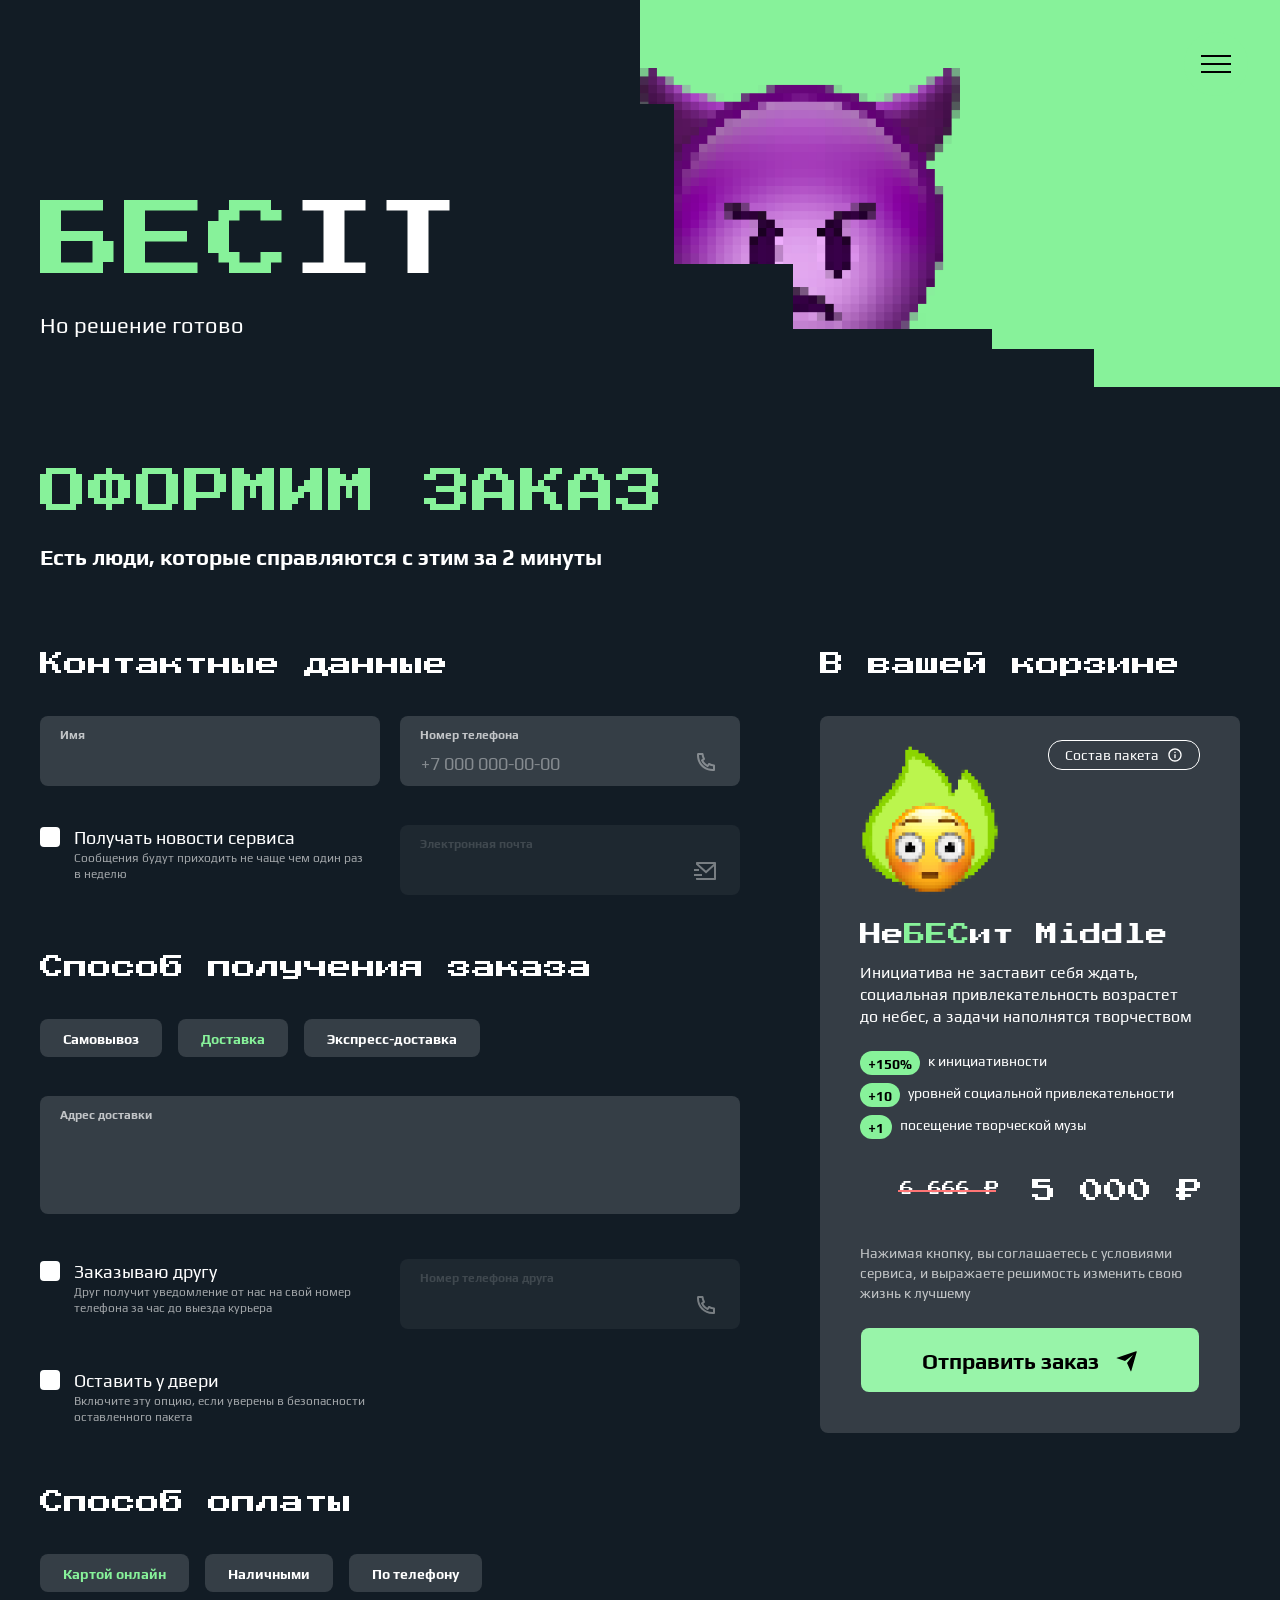
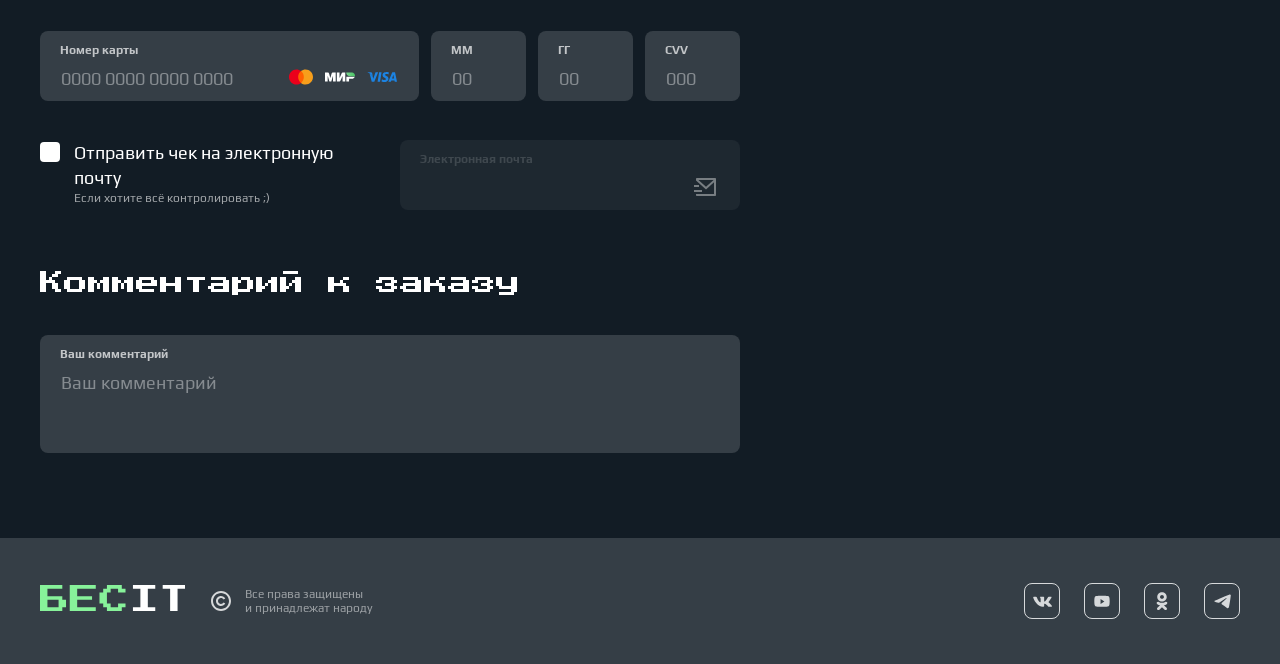
<file: index.html>
<!DOCTYPE html>
<html lang="ru">

<head>
  <meta charset="UTF-8">
  <meta name="viewport" content="width=device-width, initial-scale=1.0">
  <meta http-equiv="X-UA-Compatible" content="ie=edge">
  <link rel="stylesheet" href="css/style.css">
  <title>Оформление заказа — БЕСIT</title>
</head>

<body>
  <header class="header">
    <div class="header__anim">
      <span class="header__green"></span>
      <div class="header__picture">
        <div class="header__image-big">
          <img class="header__img" src="images/devil.png" width="320" height="320"
            alt="Изображение фиолетового монстрика">
        </div>
      </div>
      <div class="header__cubes">
        <span class="header__cube"></span>
        <span class="header__cube"></span>
        <span class="header__cube"></span>
        <span class="header__cube"></span>
      </div>
    </div>
    <div class="header__wrapper">
      <div class="container">
        <div class="header__text">
          <div class="header__title-wrap">
            <p class="header__title"><span class="header__title-accent">Бес</span>it</p>
          </div>
          <div class="header__desc-wrap">
            <p class="header__description">Но решение готово</p>
          </div>
        </div>
      </div>
      <button class="header__burger" aria-label="Переключаетель меню">
        <span class="header__burger-menu"></span>
      </button>
      <div class="main-nav">
        <ul class="main-nav__list">
          <li class="main-nav__item">
            <a class="main-nav__link" href="#">Задать вопрос</a>
          </li>
          <li class="main-nav__item">
            <a class="main-nav__link" href="#">Пройти опрос</a>
          </li>
          <li class="main-nav__item">
            <a class="main-nav__link" href="#">Унять невроз</a>
          </li>
        </ul>
      </div>
    </div>
  </header>
  <main>
    <section class="order">
      <div class="container">
        <h2 class="order__title">Оформим заказ</h2>
        <p class="order__description">Есть люди, которые справляются с&nbsp;этим за&nbsp;2&nbsp;минуты</p>
        <form class="form-order " action="#" method="POST">
          <div class="form-order__fields-block">
            <fieldset class="form-order__group">
              <legend class="form-order__group-name">Контактные данные</legend>
              <div class="form-order__fields">
                <div class="custom-input">
                  <input class="custom-input__field" id="user-name" type="text" name="name" required>
                  <label class="custom-input__label" for="user-name">
                    <span class="custom-input__label-text">Имя</span>
                  </label>
                  <span class="custom-input__error">Заполните поле</span>
                </div>
                <div class="custom-input">
                  <input class="custom-input__field" id="user-tel" type="text" name="tel" placeholder="+7 000 000-00-00"
                    required>
                  <label class="custom-input__label" for="user-tel">
                    <span class="custom-input__label-text">Номер телефона</span>
                  </label>
                  <svg class="custom-input__icon" width="24" height="24" aria-hidden="true">
                    <use xlink:href="images/sprite.svg#icon-phone"></use>
                  </svg>
                  <span class="custom-input__error">Заполните поле</span>
                </div>
                <div class="custom-checkbox">
                  <input class="custom-checkbox__field visually-hidden" id="is-news" type="checkbox" name="is-news">
                  <label class="custom-checkbox__label" for="is-news">
                    <svg class="custom-checkbox__icon" width="13" height="9" aria-hidden="true">
                      <use xlink:href="images/sprite.svg#icon-check"></use>
                    </svg>
                    <span class="custom-checkbox__text">Получать новости сервиса</span>
                    <span class="custom-checkbox__about">Сообщения будут приходить не&nbsp;чаще чем один раз
                      в&nbsp;неделю</span>
                  </label>
                </div>
                <div class="custom-input">
                  <input class="custom-input__field" id="user-mail" type="email" name="mail" disabled>
                  <label class="custom-input__label" for="user-mail">
                    <span class="custom-input__label-text">Электронная почта</span>
                  </label>
                  <svg class="custom-input__icon" width="24" height="24" aria-hidden="true">
                    <use xlink:href="images/sprite.svg#icon-mail"></use>
                  </svg>
                  <span class="custom-input__error">Заполните поле</span>
                </div>
              </div>
            </fieldset>
            <fieldset class="form-order__group">
              <legend class="form-order__group-name">Способ получения заказа</legend>
              <div class="form-order__fields">
                <div class="form-order__radio-group">
                  <div class="custom-radio">
                    <input class="custom-radio__field visually-hidden" id="receive-myself" type="radio" name="receive"
                      value="myself">
                    <label class="custom-radio__label" for="receive-myself">Самовывоз</label>
                  </div>
                  <div class="custom-radio">
                    <input class="custom-radio__field visually-hidden" id="receive-delivery" type="radio" name="receive"
                      value="delivery" checked>
                    <label class="custom-radio__label" for="receive-delivery">Доставка</label>
                  </div>
                  <div class="custom-radio">
                    <input class="custom-radio__field visually-hidden" id="receive-express" type="radio" name="receive"
                      value="express">
                    <label class="custom-radio__label" for="receive-express">Экспресс-доставка</label>
                  </div>
                </div>
                <div class="custom-textarea">
                  <textarea class="custom-textarea__field" id="address" name="address" required></textarea>
                  <label class="custom-textarea__label" for="address">
                    <span class="custom-textarea__label-text">Адрес доставки</span>
                  </label>
                  <span class="custom-textarea__error">Заполните поле</span>
                </div>
                <div class="custom-checkbox">
                  <input class="custom-checkbox__field visually-hidden" id="is-friend" type="checkbox" name="is-friend">
                  <label class="custom-checkbox__label" for="is-friend">
                    <svg class="custom-checkbox__icon" width="13" height="9" aria-hidden="true">
                      <use xlink:href="images/sprite.svg#icon-check"></use>
                    </svg>
                    <span class="custom-checkbox__text">Заказываю другу</span>
                    <p class="custom-checkbox__about">Друг получит уведомление от&nbsp;нас на&nbsp;свой номер телефона
                      за&nbsp;час до&nbsp;выезда курьера</p>
                  </label>
                </div>
                <div class="custom-input">
                  <input class="custom-input__field" id="friend-tel" type="tel" name="friend-tel" disabled>
                  <label class="custom-input__label" for="friend-tel">
                    <span class="custom-input__label-text">Номер телефона друга</span>
                  </label>
                  <svg class="custom-input__icon" width="24" height="24" aria-hidden="true">
                    <use xlink:href="images/sprite.svg#icon-phone"></use>
                  </svg>
                  <span class="custom-input__error">Заполните поле</span>
                </div>
                <div class="custom-checkbox">
                  <input class="custom-checkbox__field visually-hidden" id="is-door" type="checkbox" name="is-door">
                  <label class="custom-checkbox__label" for="is-door">
                    <svg class="custom-checkbox__icon" width="13" height="9" aria-hidden="true">
                      <use xlink:href="images/sprite.svg#icon-check"></use>
                    </svg>
                    <span class="custom-checkbox__text">Оставить у двери</span>
                    <span class="custom-checkbox__about">Включите эту опцию, если уверены в&nbsp;безопасности
                      оставленного пакета</span>
                  </label>
                </div>
              </div>
            </fieldset>
            <fieldset class="form-order__group">
              <legend class="form-order__group-name">Способ оплаты</legend>
              <div class="form-order__fields">
                <div class="form-order__radio-group">
                  <div class="custom-radio">
                    <input class="custom-radio__field visually-hidden" id="pay-card" type="radio" name="pay"
                      value="card" checked>
                    <label class="custom-radio__label" for="pay-card">Картой онлайн</label>
                  </div>
                  <div class="custom-radio">
                    <input class="custom-radio__field visually-hidden" id="pay-cash" type="radio" name="pay"
                      value="cash">
                    <label class="custom-radio__label" for="pay-cash">Наличными</label>
                  </div>
                  <div class="custom-radio">
                    <input class="custom-radio__field visually-hidden" id="pay-phone" type="radio" name="pay"
                      value="phone">
                    <label class="custom-radio__label" for="pay-phone">По телефону</label>
                  </div>
                </div>
                <div class="form-order__input-group">
                  <div class="custom-input custom-input--card">
                    <input class="custom-input__field" id="card-number" type="text" name="card-number"
                      placeholder="0000 0000 0000 0000" required>
                    <label class="custom-input__label" for="card-number">
                      <span class="custom-input__label-text">Номер карты</span>
                    </label>
                    <div class="custom-input__icon-group">
                      <svg class="custom-input__icon" width="24" height="24" aria-hidden="true">
                        <use xlink:href="images/sprite.svg#icon-mc"></use>
                      </svg>
                      <svg class="custom-input__icon" width="30" height="24" aria-hidden="true">
                        <use xlink:href="images/sprite.svg#icon-mir"></use>
                      </svg>
                      <svg class="custom-input__icon" width="30" height="24" aria-hidden="true">
                        <use xlink:href="images/sprite.svg#icon-visa"></use>
                      </svg>
                    </div>
                    <span class="custom-input__error">Заполните поле</span>
                  </div>
                  <div class="custom-input">
                    <input class="custom-input__field" id="card-month" type="text" name="card-month" placeholder="00"
                      required>
                    <label class="custom-input__label" for="card-month">
                      <span class="custom-input__label-text">ММ</span>
                    </label>
                  </div>
                  <div class="custom-input">
                    <input class="custom-input__field" id="card-year" type="text" name="card-year" placeholder="00"
                      required>
                    <label class="custom-input__label" for="card-year">
                      <span class="custom-input__label-text">ГГ</span>
                    </label>
                  </div>
                  <div class="custom-input">
                    <input class="custom-input__field" id="card-cvv" type="text" name="card-cvv" placeholder="000"
                      required>
                    <label class="custom-input__label" for="card-cvv">
                      <span class="custom-input__label-text">CVV</span>
                    </label>
                  </div>
                </div>
                <div class="custom-checkbox">
                  <input class="custom-checkbox__field visually-hidden" id="is-bill" type="checkbox" name="is-bill">
                  <label class="custom-checkbox__label" for="is-bill">
                    <svg class="custom-checkbox__icon" width="13" height="9" aria-hidden="true">
                      <use xlink:href="images/sprite.svg#icon-check"></use>
                    </svg>
                    <span class="custom-checkbox__text">Отправить чек на&nbsp;электронную почту</span>
                    <p class="custom-checkbox__about">Если хотите всё контролировать ;)</p>
                  </label>
                </div>
                <div class="custom-input">
                  <input class="custom-input__field" id="bill-mail" type="email" name="bill-mail" disabled>
                  <label class="custom-input__label" for="bill-mail">
                    <span class="custom-input__label-text">Электронная почта</span>
                  </label>
                  <svg class="custom-input__icon" width="24" height="24" aria-hidden="true">
                    <use xlink:href="images/sprite.svg#icon-mail"></use>
                  </svg>
                  <span class="custom-input__error">Заполните поле</span>
                </div>
              </div>
            </fieldset>
            <fieldset class="form-order__group">
              <legend class="form-order__group-name">Комментарий к заказу</legend>
              <div class="form-order__fields">
                <div class="custom-textarea">
                  <textarea class="custom-textarea__field" id="comment" name="address" placeholder="Ваш комментарий"
                    required></textarea>
                  <label class="custom-textarea__label" for="comment">
                    <span class="custom-textarea__label-text">Ваш комментарий</span>
                  </label>
                  <span class="custom-textarea__error">Заполните поле</span>
                </div>
              </div>
            </fieldset>
          </div>
          <div class="form-order__result">
            <p class="form-order__title">В вашей корзине</p>
            <div class="product-card product-card--green">
              <div class="product-card__top">
                <img class="product-card__img" src="images/green-smile.png" width="140" height="165"
                  alt="Эмодзи с зеленым огонечком на фоне">
                <img class="product-card__img-final" src="images/devil.png" width="120" height="120"
                  alt="Изображение фиолетового монстрика">
                <button class="product-card__info" type="button">Состав пакета
                  <svg class="product-card__info-icon" width="16" height="16" aria-hidden="true">
                    <use xlink:href="images/sprite.svg#icon-i"></use>
                  </svg>
                </button>
              </div>
              <div class="product-card__inner">
                <p class="product-card__title">Не<span class="product-card__title-accent">БЕС</span>ит Middle</p>
                <p class="product-card__about">Инициатива не&nbsp;заставит себя ждать, социальная привлекательность
                  возрастет до&nbsp;небес, а&nbsp;задачи наполнятся творчеством</p>
                <ul class="product-card__skills">
                  <li class="product-card__skills-item">
                    <span class="product-card__skills-value">+150%</span>
                    <span class="product-card__skills-text">к&nbsp;инициативности</span>
                  </li>
                  <li class="product-card__skills-item">
                    <span class="product-card__skills-value">+10</span>
                    <span class="product-card__skills-text">уровней социальной привлекательности</span>
                  </li>
                  <li class="product-card__skills-item">
                    <span class="product-card__skills-value">+1</span>
                    <span class="product-card__skills-text">посещение творческой музы</span>
                  </li>
                </ul>
                <div class="product-card__price">
                  <span class="product-card__old-price">6&nbsp;666&nbsp;₽</span>
                  <span class="product-card__new-price">5&nbsp;000&nbsp;₽</span>
                </div>
                <p class="product-card__agree">Нажимая кнопку, вы&nbsp;соглашаетесь с&nbsp;условиями сервиса,
                  и&nbsp;выражаете решимость изменить свою жизнь к&nbsp;лучшему</p>
                <button class="btn" type="submit">
                  <span class="btn__text">Отправить заказ</span>
                  <svg class="btn__icon" width="24" height="24" aria-hidden="true">
                    <use xlink:href="images/sprite.svg#icon-send"></use>
                  </svg>
                </button>
              </div>
              <span class="product-card__text-final">Да прибудет с тобой заказ</span>
              <span class="product-card__text-final-thanks">Спасибо!</span>
            </div>
          </div>
        </form>
      </div>
    </section>
  </main>
  <footer class="footer">
    <div class="container">
      <div class="footer__inner">
        <div class="footer__inner-info">
          <a class="footer__logo-link" href="#" aria-label="Переход на главную страницу">
            <svg class="footer__logo" width="145" height="40" aria-hidden="true">
              <use xlink:href="images/sprite.svg#logo"></use>
            </svg>
          </a>
          <div class="footer__copyright">
            <svg class="footer__copyright-icon" width="24" height="24" aria-hidden="true">
              <use xlink:href="images/sprite.svg#icon-copy"></use>
            </svg>
            <span class="footer__copyright-text">Все права защищены и&nbsp;принадлежат народу</span>
          </div>
        </div>
        <ul class="socials">
          <li class="socials__item">
            <a class="socials__link" href="#" aria-label="Ссылка на ВК">
              <svg class="socials__icon" width="19" height="11" aria-hidden="true">
                <use xlink:href="images/sprite.svg#icon-vk"></use>
              </svg>
            </a>
          </li>
          <li class="socials__item">
            <a class="socials__link" href="#" aria-label="Ссылка на Ютуб">
              <svg class="socials__icon" width="16" height="12" aria-hidden="true">
                <use xlink:href="images/sprite.svg#icon-youtube"></use>
              </svg>
            </a>
          </li>
          <li class="socials__item">
            <a class="socials__link" href="#" aria-label="Ссылка на ОК">
              <svg class="socials__icon" width="12" height="19" aria-hidden="true">
                <use xlink:href="images/sprite.svg#icon-ok"></use>
              </svg>
            </a>
          </li>
          <li class="socials__item">
            <a class="socials__link" href="#" aria-label="Ссылка на Телеграм">
              <svg class="socials__icon" width="17" height="15" aria-hidden="true">
                <use xlink:href="images/sprite.svg#icon-tg"></use>
              </svg>
            </a>
          </li>
        </ul>
      </div>
    </div>
  </footer>
  <script src="order.js"></script>
</body>

</html>
</file>
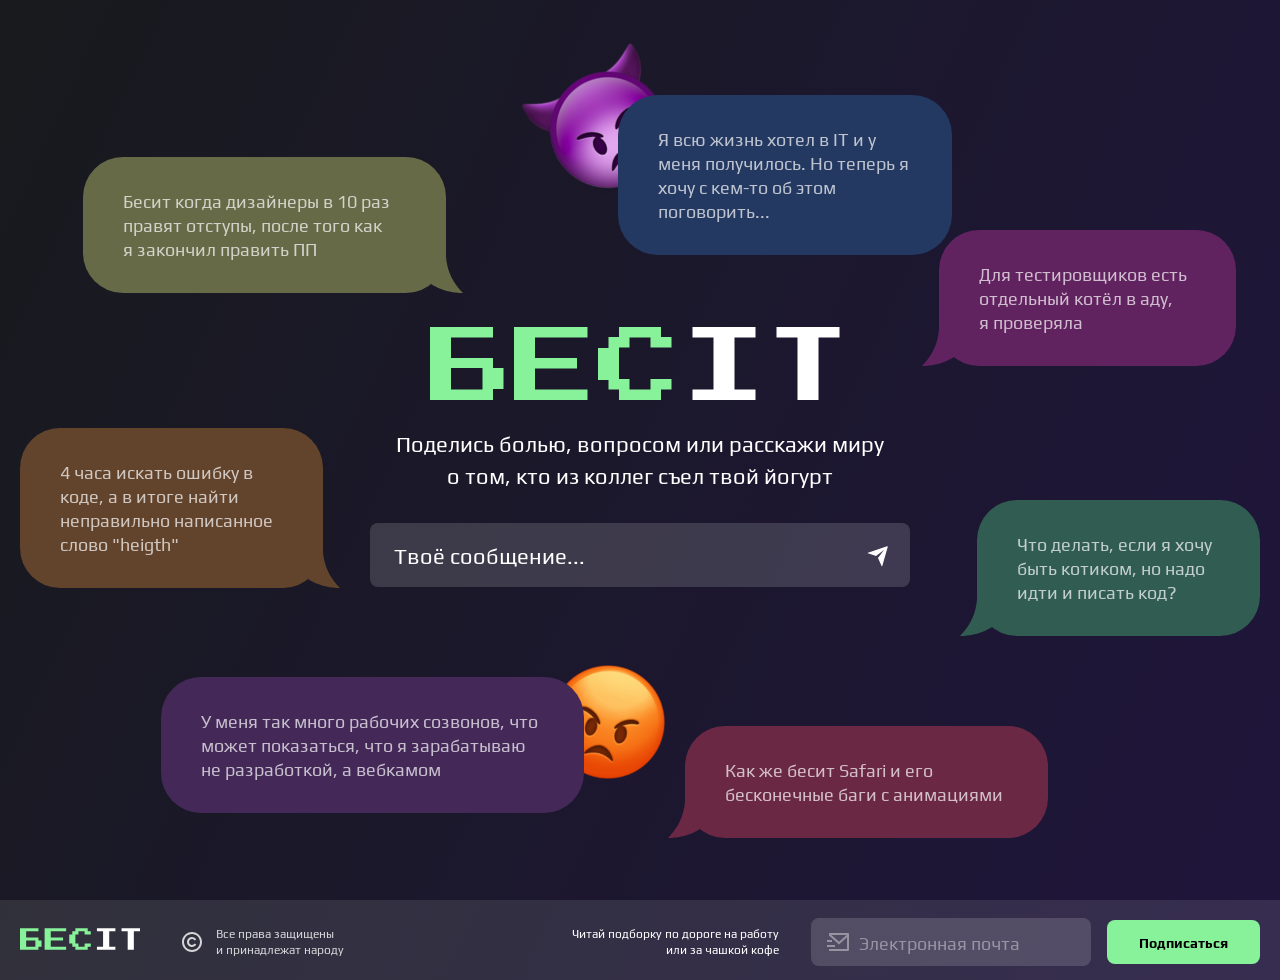
<file: feedback.html>
<!DOCTYPE html>
<html lang="ru">

<head>
  <meta charset="UTF-8">
  <meta name="viewport" content="width=device-width, initial-scale=1.0">
  <meta http-equiv="X-UA-Compatible" content="ie=edge">
  <link rel="stylesheet" href="css/style.css">
  <title>Обратная связь - БЕСIT</title>
</head>

<body>
  <main>
    <section class="feedback">
      <div class="container container--feedback">
        <div class="feedback__inner">
          <div class="feedback__content">
            <h1 class="feedback__title"><span class="feedback__title-accent">Бес</span>it</h1>
            <p class="feedback__description">Поделись болью, вопросом или расскажи миру о&nbsp;том, кто из&nbsp;коллег
              съел твой йогурт</p>
          </div>
          <form class="form-message" action="#" method="POST">
            <div class="custom-feedback-textarea">
              <textarea class="custom-feedback-textarea__field" aria-label="Сообщение" name="user-message"
                placeholder="Твоё сообщение..." required></textarea>
            </div>
            <button class="form-message__btn" type="submit" aria-label="Отправить сообщение">
              <svg class="form-message__btn-icon" width="24" height="24" aria-hidden="true">
                <use xlink:href="images/sprite.svg#icon-send"></use>
              </svg>
            </button>
          </form>
          <ul class="feedback__bubbles">
            <li class="bubble bubble--blue bubble--smile-left">
              <p class="bubble__text">Я всю жизнь хотел в IT и у меня получилось. Но теперь я хочу с кем-то об этом
                поговорить...</p>
              <img class="bubble__img" src="images/smile-1.png" alt="Фиолетовый эмодзи-дьявол">
            </li>
            <li class="bubble bubble--purple ">
              <p class="bubble__text">Для тестировщиков есть отдельный котёл в аду, я&nbsp;проверяла</p>
              <svg class="bubble__tail" width="32" height="40" aria-hidden="true">
                <use xlink:href="images/sprite.svg#icon-tail-left"></use>
              </svg>
            </li>
            <li class="bubble bubble--green">
              <p class="bubble__text">Что делать, если я хочу быть котиком, но надо идти и писать код?</p>
              <svg class="bubble__tail" width="32" height="40" aria-hidden="true">
                <use xlink:href="images/sprite.svg#icon-tail-left"></use>
              </svg>
            </li>
            <li class="bubble bubble--red">
              <p class="bubble__text">Как же бесит Safari и его бесконечные баги с анимациями</p>
              <svg class="bubble__tail" width="32" height="40" aria-hidden="true">
                <use xlink:href="images/sprite.svg#icon-tail-left"></use>
              </svg>
            </li>
            <li class="bubble bubble--violet">
              <p class="bubble__text">У меня так много рабочих созвонов, что может показаться, что я зарабатываю не
                разработкой, а вебкамом</p>
              <img class="bubble__img bubble__img--right" src="images/smile-2.png" alt="Желтый эмодзи-злой">
            </li>
            <li class="bubble bubble--brown">
              <p class="bubble__text">4 часа искать ошибку в коде, а в итоге найти неправильно написанное слово "heigth"
              </p>
              <svg class="bubble__tail bubble__tail--right" width="32" height="40" aria-hidden="true">
                <use xlink:href="images/sprite.svg#icon-tail-right"></use>
              </svg>
            </li>
            <li class="bubble bubble--woodland">
              <p class="bubble__text">Бесит когда дизайнеры в 10 раз правят отступы, после того как я&nbsp;закончил
                править ПП</p>
              <svg class="bubble__tail bubble__tail--right" width="32" height="40" aria-hidden="true">
                <use xlink:href="images/sprite.svg#icon-tail-right"></use>
              </svg>
            </li>
          </ul>
        </div>
      </div>
      <div class="feedback-footer">
        <div class="container container--feedback">
          <div class="feedback-footer__inner">
            <div class="feedback-footer__inner-info">
              <a class="feedback-footer__logo-link" href="#" aria-label="Переход на главную страницу">
                <svg class="feedback-footer__logo" width="120" height="24" aria-hidden="true">
                  <use xlink:href="images/sprite.svg#logo"></use>
                </svg>
              </a>
              <div class="feedback-footer__copyright">
                <svg class="feedback-footer__copyright-icon" width="24" height="24" aria-hidden="true">
                  <use xlink:href="images/sprite.svg#icon-copy"></use>
                </svg>
                <span class="feedback-footer__copyright-text">Все права защищены и&nbsp;принадлежат народу</span>
              </div>
            </div>
            <div class="feedback-footer__subscribe">
              <p class="feedback-footer__subscribe-text">Читай подборку по&nbsp;дороге на&nbsp;работу или за&nbsp;чашкой
                кофе</p>
              <form class="subscribe-form" action="#" method="POST">
                <div class="custom-feedback-input">
                  <input class="custom-feedback-input__field" aria-label="Электронная почта" type="email" name="email"
                    placeholder="Электронная почта" required>
                  <svg class="custom-feedback-input__icon" width="24" height="24" aria-hidden="true">
                    <use xlink:href="images/sprite.svg#icon-mail"></use>
                  </svg>
                </div>
                <button class="feedback-footer__btn" type="submit">Подписаться</button>
              </form>
            </div>
          </div>
        </div>
      </div>
    </section>
  </main>

</body>

</html>
</file>
<file: css/style.css>
/* Global */
/* ------------------------------------ */
/*! normalize.css v8.0.1 | MIT License | github.com/necolas/normalize.css */
/* Document
  ========================================================================== */
/**
 * 1. Correct the line height in all browsers.
 * 2. Prevent adjustments of font size after orientation changes in iOS.
 */
html {
  line-height: 1.15; /* 1 */
  -webkit-text-size-adjust: 100%; /* 2 */
}

/* Sections
  ========================================================================== */
/**
* Remove the margin in all browsers.
*/
body {
  margin: 0;
}

/**
* Render the `main` element consistently in IE.
*/
main {
  display: block;
}

/**
* Correct the font size and margin on `h1` elements within `section` and
* `article` contexts in Chrome, Firefox, and Safari.
*/
h1 {
  margin: 0.67em 0;
  font-size: 2em;
}

/* Grouping content
  ========================================================================== */
/**
* 1. Add the correct box sizing in Firefox.
* 2. Show the overflow in Edge and IE.
*/
hr {
  box-sizing: content-box; /* 1 */
  height: 0; /* 1 */
  overflow: visible; /* 2 */
}

/**
* 1. Correct the inheritance and scaling of font size in all browsers.
* 2. Correct the odd `em` font sizing in all browsers.
*/
pre {
  font-size: 1em; /* 2 */
  font-family: monospace, monospace; /* 1 */
}

/* Text-level semantics
  ========================================================================== */
/**
* Remove the gray background on active links in IE 10.
*/
a {
  background-color: transparent;
}

/**
* 1. Remove the bottom border in Chrome 57-
* 2. Add the correct text decoration in Chrome, Edge, IE, Opera, and Safari.
*/
abbr[title] {
  text-decoration: underline; /* 2 */
  -webkit-text-decoration: underline dotted;
          text-decoration: underline dotted; /* 2 */
  border-bottom: none; /* 1 */
}

/**
* Add the correct font weight in Chrome, Edge, and Safari.
*/
b,
strong {
  font-weight: bolder;
}

/**
* 1. Correct the inheritance and scaling of font size in all browsers.
* 2. Correct the odd `em` font sizing in all browsers.
*/
code,
kbd,
samp {
  font-size: 1em; /* 2 */
  font-family: monospace, monospace; /* 1 */
}

/**
* Add the correct font size in all browsers.
*/
small {
  font-size: 80%;
}

/**
* Prevent `sub` and `sup` elements from affecting the line height in
* all browsers.
*/
sub,
sup {
  position: relative;
  font-size: 75%;
  line-height: 0;
  vertical-align: baseline;
}

sub {
  bottom: -0.25em;
}

sup {
  top: -0.5em;
}

/* Embedded content
  ========================================================================== */
/**
* Remove the border on images inside links in IE 10.
*/
img {
  border-style: none;
}

/* Forms
  ========================================================================== */
/**
* 1. Change the font styles in all browsers.
* 2. Remove the margin in Firefox and Safari.
*/
button,
input,
optgroup,
select,
textarea {
  margin: 0; /* 2 */
  font-size: 100%; /* 1 */
  line-height: 1.15; /* 1 */
  font-family: inherit; /* 1 */
}

/**
* Show the overflow in IE.
* 1. Show the overflow in Edge.
*/
button,
input {
  /* 1 */
  overflow: visible;
}

/**
* Remove the inheritance of text transform in Edge, Firefox, and IE.
* 1. Remove the inheritance of text transform in Firefox.
*/
button,
select {
  /* 1 */
  text-transform: none;
}

/**
* Correct the inability to style clickable types in iOS and Safari.
*/
button,
[type=button],
[type=reset],
[type=submit] {
  -webkit-appearance: button;
}

/**
* Remove the inner border and padding in Firefox.
*/
button::-moz-focus-inner,
[type=button]::-moz-focus-inner,
[type=reset]::-moz-focus-inner,
[type=submit]::-moz-focus-inner {
  padding: 0;
  border-style: none;
}

/**
* Restore the focus styles unset by the previous rule.
*/
button:-moz-focusring,
[type=button]:-moz-focusring,
[type=reset]:-moz-focusring,
[type=submit]:-moz-focusring {
  outline: 1px dotted ButtonText;
}

/**
* Correct the padding in Firefox.
*/
fieldset {
  padding: 0.35em 0.75em 0.625em;
}

/**
* 1. Correct the text wrapping in Edge and IE.
* 2. Correct the color inheritance from `fieldset` elements in IE.
* 3. Remove the padding so developers are not caught out when they zero out
*    `fieldset` elements in all browsers.
*/
legend {
  display: table; /* 1 */
  box-sizing: border-box; /* 1 */
  max-width: 100%; /* 1 */
  padding: 0; /* 3 */
  color: inherit; /* 2 */
  white-space: normal; /* 1 */
}

/**
* Add the correct vertical alignment in Chrome, Firefox, and Opera.
*/
progress {
  vertical-align: baseline;
}

/**
* Remove the default vertical scrollbar in IE 10+.
*/
textarea {
  overflow: auto;
}

/**
* 1. Add the correct box sizing in IE 10.
* 2. Remove the padding in IE 10.
*/
[type=checkbox],
[type=radio] {
  box-sizing: border-box; /* 1 */
  padding: 0; /* 2 */
}

/**
* Correct the cursor style of increment and decrement buttons in Chrome.
*/
[type=number]::-webkit-inner-spin-button,
[type=number]::-webkit-outer-spin-button {
  height: auto;
}

/**
* 1. Correct the odd appearance in Chrome and Safari.
* 2. Correct the outline style in Safari.
*/
[type=search] {
  outline-offset: -2px; /* 2 */
  -webkit-appearance: textfield; /* 1 */
}

/**
* Remove the inner padding in Chrome and Safari on macOS.
*/
[type=search]::-webkit-search-decoration {
  -webkit-appearance: none;
}

/**
* 1. Correct the inability to style clickable types in iOS and Safari.
* 2. Change font properties to `inherit` in Safari.
*/
::-webkit-file-upload-button {
  font: inherit; /* 2 */
  -webkit-appearance: button; /* 1 */
}

/* Interactive
  ========================================================================== */
/*
* Add the correct display in Edge, IE 10+, and Firefox.
*/
details {
  display: block;
}

/*
* Add the correct display in all browsers.
*/
summary {
  display: list-item;
}

/* Misc
  ========================================================================== */
/**
* Add the correct display in IE 10+.
*/
template {
  display: none;
}

/**
* Add the correct display in IE 10.
*/
[hidden] {
  display: none;
}

@font-face {
  font-family: "Press Start 2P";
  src: url("../fonts/PressStart2P-Regular.woff2") format("woff2"), url("../fonts/PressStart2P-Regular.woff") format("woff");
  font-weight: 400;
  font-style: normal;
  font-display: swap;
}
@font-face {
  font-family: "Play";
  src: url("../fonts/Play-Regular.woff2") format("woff2"), url("../fonts/Play-Regular.woff") format("woff");
  font-weight: 400;
  font-style: normal;
  font-display: swap;
}
@font-face {
  font-family: "Play";
  src: url("../fonts/Play-Bold.woff2") format("woff2"), url("../fonts/Play-Bold.woff") format("woff");
  font-weight: 700;
  font-style: normal;
  font-display: swap;
}
*,
*::after,
*::before {
  box-sizing: border-box;
}

body {
  display: flex;
  flex-direction: column;
  min-height: 100vh;
  margin: 0;
  padding: 0;
  font-size: 16px;
  font-family: "Play", "Arial", sans-serif;
  font-style: normal;
  font-weight: 400;
  line-height: 24px;
  color: #ffffff;
  background-color: #121C25;
}

main {
  flex-grow: 1;
}

img {
  display: block;
  height: auto;
  -o-object-fit: cover;
     object-fit: cover;
}

a {
  text-decoration: none;
}

.container {
  max-width: 1240px;
  margin: 0 auto;
  padding: 0 20px;
  width: 100%;
}
.container--feedback {
  max-width: 1380px;
}

.visually-hidden {
  position: absolute;
  width: 1px;
  height: 1px;
  margin: -1px;
  padding: 0;
  overflow: hidden;
  white-space: nowrap;
  border: 0;
  clip: rect(0 0 0 0);
  -webkit-clip-path: inset(100%);
          clip-path: inset(100%);
}

/* Blocks */
/* ------------------------------------ */
.feedback {
  position: relative;
  display: flex;
  flex-direction: column;
  min-height: 100vh;
  background: linear-gradient(114.85deg, #181A1D 0%, #1F153C 100%);
}
.feedback__inner {
  align-items: center;
  display: flex;
  flex-direction: column;
  padding: 327px 0 281px;
  position: relative;
  width: 100%;
}
.feedback__bubbles {
  list-style: none;
  padding: 0;
}
.feedback__content {
  margin-bottom: 32px;
  width: 520px;
}
.feedback__title {
  color: #FFFFFF;
  font-family: "Press Start 2P", "Arial", sans-serif;
  font-size: 84px;
  font-weight: 400;
  line-height: 84px;
  margin: 0 0 16px 0;
  text-align: center;
  text-transform: uppercase;
}
.feedback__title-accent {
  color: #87F29A;
}
.feedback__description {
  font-size: 22px;
  line-height: 32px;
  margin: 0;
  text-align: center;
}

.feedback-footer {
  padding: 18px 0 14px;
  background-color: rgba(255, 255, 255, 0.1);
  margin: auto 0 0 0;
}
.feedback-footer__inner {
  display: flex;
  justify-content: space-between;
  align-items: center;
}
.feedback-footer__inner-info {
  display: flex;
  align-items: center;
  gap: 40px;
}
.feedback-footer__copyright {
  display: flex;
  align-items: center;
  gap: 12px;
  width: 166px;
}
.feedback-footer__copyright-icon {
  flex-shrink: 0;
  pointer-events: none;
}
.feedback-footer__copyright-text {
  font-size: 12px;
  line-height: 16px;
  color: rgba(255, 255, 255, 0.8);
}
.feedback-footer__subscribe {
  display: flex;
  align-items: center;
}
.feedback-footer__subscribe-text {
  width: 220px;
  margin: 0 32px 0 0;
  font-size: 12px;
  line-height: 16px;
  text-align: right;
}
.feedback-footer__btn {
  width: 100%;
  padding: 12px;
  font-size: 14px;
  font-family: inherit;
  font-weight: 700;
  line-height: 20px;
  color: #000000;
  background-color: #87F29A;
  border: none;
  border-radius: 8px;
  cursor: pointer;
  -webkit-user-select: none;
     -moz-user-select: none;
          user-select: none;
}

.form-message {
  position: relative;
  width: 540px;
}
.form-message__btn {
  align-items: center;
  background-color: transparent;
  border: none;
  color: #FFFFFF;
  cursor: pointer;
  display: flex;
  height: 64px;
  justify-content: center;
  padding: 0;
  position: absolute;
  right: 0;
  top: 0;
  width: 64px;
  outline: none;
}

.subscribe-form {
  align-items: center;
  display: grid;
  gap: 16px;
  grid-template-columns: 280px 153px;
}

.bubble {
  position: absolute;
  width: 334px;
}
.bubble--blue {
  color: #243961;
  left: 598px;
  top: 95px;
  transition: transform 0.4s ease-in;
}
.bubble--blue:hover, .bubble--blue:focus-visible {
  transform: scale(1.2) translateY(10%);
}
.bubble--blue:hover .bubble__img, .bubble--blue:focus-visible .bubble__img {
  left: -150px;
  z-index: 1;
  animation: rotateHead 0.3s linear alternate infinite 0.1s;
}
.bubble--purple {
  color: #61235F;
  right: 24px;
  top: 230px;
  width: 297px;
  transition: transform 0.4s ease-in;
}
.bubble--purple .bubble__text {
  background-color: #61235F;
}
.bubble--purple:hover, .bubble--purple:focus-visible {
  transform: scale(1.7) translate(-100%, 100%);
}
.bubble--green {
  bottom: 264px;
  color: #315C51;
  right: 0;
  width: 283px;
  transition: transform 0.4s ease-in;
}
.bubble--green .bubble__text {
  background-color: #315C51;
}
.bubble--green:hover, .bubble--green:focus-visible {
  animation: fadeOutRight 0.6s linear 1 forwards;
  transform: scale(1.7) translate(-312px, -26px);
}
.bubble--red {
  bottom: 62px;
  color: #6A2844;
  right: 212px;
  width: 363px;
  transition: transform 0.4s ease-in;
}
.bubble--red .bubble__text {
  background-color: #6A2844;
}
.bubble--red:hover, .bubble--red:focus-visible {
  animation: fadeOutRight 0.6s linear 1 forwards;
  transform: scale(1.7) translate(-155px, -161px);
}
.bubble--violet {
  bottom: 87px;
  color: #432858;
  left: 141px;
  width: 423px;
  transition: transform 0.4s ease-in;
}
.bubble--violet .bubble__text {
  background-color: #432858;
}
.bubble--violet:hover, .bubble--violet:focus-visible {
  transform: scale(1.4) translate(221px, -172px);
}
.bubble--violet:hover .bubble__img, .bubble--violet:focus-visible .bubble__img {
  z-index: 1;
  transform: scale(1.2);
  animation: rotateHead 0.3s linear alternate infinite 0.3s;
}
.bubble--brown {
  bottom: 312px;
  color: #62432C;
  left: 0;
  width: 303px;
}
.bubble--brown .bubble__text {
  background-color: #62432C;
}
.bubble--brown:hover, .bubble--brown:focus-visible {
  animation: rotateHead 0.5s linear alternate infinite;
}
.bubble--woodland {
  color: #676A47;
  left: 63px;
  top: 157px;
  width: 363px;
}
.bubble--woodland .bubble__text {
  background-color: #676A47;
}
.bubble--woodland:hover, .bubble--woodland:focus-visible {
  animation: jump 2s linear 1 forwards;
}
.bubble__text {
  background-color: #243961;
  border-radius: 40px;
  color: rgba(255, 255, 255, 0.7);
  font-size: 18px;
  line-height: 24px;
  margin: 0;
  padding: 32px 40px;
  position: relative;
  z-index: 1;
}
.bubble__tail {
  bottom: 0;
  left: -17px;
  pointer-events: none;
  position: absolute;
}
.bubble__tail--right {
  bottom: 0;
  left: auto;
  pointer-events: none;
  position: absolute;
  right: -17px;
}
.bubble__img {
  left: -100px;
  position: absolute;
  top: -55px;
  z-index: 0;
}
.bubble__img--right {
  left: auto;
  position: absolute;
  right: -114px;
  top: -45px;
  z-index: 0;
}

.custom-feedback-input {
  align-items: flex-start;
  display: flex;
  flex-direction: column;
  position: relative;
  width: 100%;
}
.custom-feedback-input__field {
  background-color: rgba(255, 255, 255, 0.15);
  border: none;
  border-radius: 8px;
  color: #ffffff;
  font-family: inherit;
  font-size: 18px;
  font-weight: 400;
  height: 48px;
  line-height: 24px;
  padding: 12px 16px 12px 48px;
  width: 100%;
}
.custom-feedback-input__field::-moz-placeholder {
  color: rgba(255, 255, 255, 0.4);
}
.custom-feedback-input__field::placeholder {
  color: rgba(255, 255, 255, 0.4);
}
.custom-feedback-input__icon {
  color: rgba(255, 255, 255, 0.4);
  left: 16px;
  pointer-events: none;
  position: absolute;
  top: 50%;
  transform: translateY(-50%);
}

.custom-feedback-textarea {
  display: flex;
  position: relative;
  width: 100%;
}
.custom-feedback-textarea__field {
  background-color: rgba(255, 255, 255, 0.15);
  border: none;
  border-radius: 8px;
  color: #FFFFFF;
  font-family: inherit;
  font-size: 22px;
  font-weight: 400;
  height: 64px;
  line-height: 32px;
  padding: 16px 64px 16px 24px;
  width: 100%;
  resize: none;
  outline: none;
}
.custom-feedback-textarea__field::-moz-placeholder {
  color: #FFFFFF;
}
.custom-feedback-textarea__field::placeholder {
  color: #FFFFFF;
}

.header {
  position: relative;
  overflow: hidden;
}
.header__anim {
  position: absolute;
  right: 0;
  top: 0;
  width: 50%;
  height: 100%;
  animation: anim-block 2s steps(1) alternate 5s forwards;
  overflow: hidden;
}
.header__green {
  height: 100%;
  width: 100%;
  position: absolute;
  top: -1px;
  left: 0;
  background-color: rgb(135, 242, 154);
  animation: header-bg 6s steps(4) alternate 0.5s forwards;
  opacity: 0;
}
.header__cubes {
  position: absolute;
  top: 0;
  left: -1px;
  height: 100%;
  width: 100%;
}
.header__cube {
  background-color: #121C25;
  position: absolute;
  bottom: -1px;
  left: 0;
  opacity: 0;
}
.header__cube:nth-child(1) {
  height: 285px;
  width: 35px;
  animation: black-cube-1 0.2s 1.7s linear alternate forwards;
}
.header__cube:nth-child(2) {
  height: 125px;
  width: 120px;
  left: 34px;
  animation: black-cube-1 0.2s 2.9s linear alternate forwards;
}
.header__cube:nth-child(3) {
  height: 60px;
  width: 200px;
  left: 153px;
  animation: black-cube-1 0.2s 4.1s linear alternate forwards;
}
.header__cube:nth-child(4) {
  height: 40px;
  width: 105px;
  left: 350px;
  animation: black-cube-1 0.2s 5.3s linear alternate forwards;
}
.header__picture {
  position: absolute;
  bottom: 0;
  left: 0;
  animation: devil-move 10s 10.2s linear infinite;
}
.header__image-big {
  animation: image-big 2s 8s ease-out alternate forwards;
}
.header__img {
  opacity: 0;
  animation: devil-img 0.2s 6s steps(1) alternate forwards;
}
.header__wrapper {
  display: flex;
  align-items: center;
  min-height: 388px;
}
.header__text {
  background-color: #121C25;
  width: 580px;
  padding: 172px 0 20px;
  position: relative;
}
.header__title-wrap {
  overflow: hidden;
  margin: 0 0 24px 0;
}
.header__title {
  margin: 0;
  font-size: 84px;
  font-family: "Press Start 2P", "Arial", sans-serif;
  font-weight: 400;
  line-height: 84px;
  color: #ffffff;
  text-transform: uppercase;
  transform: translateY(100%);
  animation: title 1s 0.3s steps(5) alternate forwards;
}
.header__title-accent {
  color: #87F29A;
}
.header__desc-wrap {
  overflow: hidden;
}
.header__description {
  transform: translateY(100%);
  animation: title 1s 0.7s steps(5) alternate forwards;
  margin: 0;
  font-size: 22px;
  line-height: 32px;
}
.header__burger {
  position: fixed;
  top: 32px;
  right: 32px;
  display: flex;
  justify-content: center;
  align-items: center;
  width: 64px;
  height: 64px;
  padding: 0;
  border: none;
  cursor: pointer;
  background-color: #87F29A;
  border-radius: 50%;
  transform: scale(1);
  transition: transform 0.5s ease-in;
}
.header--open .header__burger {
  z-index: 10;
}
.header__burger:hover, .header__burger:focus-visible {
  animation: rotateIn 2s linear alternate infinite;
}
.header--open .header__burger:hover, .header--open .header__burger:focus-visible {
  animation: none;
}
.header--open .header__burger-menu {
  background-color: transparent;
}
.header--open .header__burger-menu::after {
  top: 0;
  transform: translate(-50%, 0) rotate(45deg);
  transition: top ease-in 0.3s, transform ease-in 0.3s 0.3s;
}
.header--open .header__burger-menu::before {
  top: 0;
  transform: translate(-50%, 0) rotate(-45deg);
  transition: top ease-in 0.3s, transform ease-in 0.3s 0.3s;
}
.header__burger-menu {
  position: relative;
  width: 30px;
  height: 2px;
  background-color: #000000;
  transition: background-color 0s 0.3s;
}
.header__burger-menu::after, .header__burger-menu::before {
  content: "";
  position: absolute;
  top: 8px;
  left: 50%;
  transform: translate(-50%, 0);
  width: 30px;
  height: 2px;
  background-color: #000000;
}
.header__burger-menu::before {
  transition: top ease-in 0.3s 0.3s, transform ease-in 0.3s;
}
.header__burger-menu::after {
  top: -8px;
  transition: top ease-in 0.3s 0.3s, transform ease-in 0.3s;
}

.main-nav {
  width: 260px;
  height: 200px;
  padding: 52px 40px 40px 40px;
  border-radius: 16px;
  border: 2px solid #000000;
  z-index: 1;
  position: fixed;
  top: 25px;
  right: 27px;
  background-color: #87F29A;
  opacity: 0;
  pointer-events: none;
  -webkit-clip-path: circle(3.1% at 76% 22%);
          clip-path: circle(3.1% at 76% 22%);
  transition: opacity 0.5s ease-in, -webkit-clip-path 0.5s ease-in;
  transition: clip-path 0.5s ease-in, opacity 0.5s ease-in;
  transition: clip-path 0.5s ease-in, opacity 0.5s ease-in, -webkit-clip-path 0.5s ease-in;
}
.header--open .main-nav {
  opacity: 1;
  -webkit-clip-path: circle(110.3% at 77% 21%);
          clip-path: circle(110.3% at 77% 21%);
  transition: opacity 0.5s ease-in, -webkit-clip-path 0.5s ease-in;
  transition: clip-path 0.5s ease-in, opacity 0.5s ease-in;
  transition: clip-path 0.5s ease-in, opacity 0.5s ease-in, -webkit-clip-path 0.5s ease-in;
  pointer-events: all;
}
.header--open .main-nav__link {
  opacity: 1;
  transition: opacity 1s ease-in 0.5s;
}
.main-nav__list {
  margin: 0;
  padding: 0;
  list-style-type: none;
  display: flex;
  flex-direction: column;
  gap: 15px;
}
.main-nav__link {
  font-weight: 700;
  font-size: 18px;
  line-height: 24px;
  color: #000000;
  z-index: 1;
  opacity: 0;
  transition: opacity 0.3s ease-in;
}

@keyframes header-bg {
  0% {
    opacity: 0;
  }
  5%, 15% {
    opacity: 1;
  }
  20% {
    opacity: 0;
  }
  25%, 35% {
    opacity: 1;
  }
  40% {
    opacity: 0;
  }
  45%, 55% {
    opacity: 1;
  }
  60% {
    opacity: 0;
  }
  65%, 75% {
    opacity: 1;
  }
  80% {
    opacity: 0;
  }
  85%, 100% {
    opacity: 1;
  }
}
@keyframes black-cube-1 {
  0% {
    opacity: 0;
  }
  100% {
    opacity: 1;
  }
}
@keyframes anim-block {
  0% {
    opacity: 1;
  }
  50% {
    opacity: 0;
  }
  100% {
    opacity: 1;
  }
}
@keyframes devil-img {
  0% {
    opacity: 0;
  }
  100% {
    opacity: 1;
  }
}
@keyframes image-big {
  0%, 100% {
    transform: scale(1) translate(0, 0) rotate(0deg);
  }
  20%, 30%, 40%, 50%, 60%, 70%, 80% {
    transform: scale(1.4) translate(0px, 0px) rotate(0deg);
  }
  25%, 45%, 65%, 85% {
    transform: scale(1.4) translate(-5px, -5px) rotate(-5deg);
  }
  35%, 55%, 75% {
    transform: scale(1.4) translate(5px, 5px) rotate(5deg);
  }
  90% {
    transform: scale(1.3) translate(0px, 0px) rotate(0deg);
  }
}
@keyframes devil-move {
  0% {
    transform: translate(0, 0) rotate(0) scale(1);
  }
  10% {
    transform: translate(100px, 50px) rotate(-10deg) scale(1.02);
  }
  20% {
    transform: translate(200px, 0px) rotate(5deg) scale(0.9);
  }
  30% {
    transform: translate(250px, -80px) rotate(-20deg) scale(1.1);
  }
  40% {
    transform: translate(300px, -150px) rotate(0deg) scale(1);
  }
  50% {
    transform: translate(320px, -80px) rotate(15deg) scale(1.2);
  }
  60% {
    transform: translate(250px, -20px) rotate(0deg) scale(0.9);
  }
  70% {
    transform: translate(180px, 20px) rotate(-5deg) scale(1);
  }
  80% {
    transform: translate(100px, 50px) rotate(0deg) scale(1);
  }
  90% {
    transform: translate(50px, 30px) rotate(4deg) scale(1);
  }
  100% {
    transform: translate(0, 0) rotate(0) scale(1);
  }
}
@keyframes title {
  0% {
    transform: translateY(100%);
  }
  100% {
    transform: translateY(0);
  }
}
@keyframes rotateHead {
  0% {
    transform: rotate(-15deg);
  }
  100% {
    transform: rotate(15deg);
  }
}
@keyframes jump {
  0% {
    transform: translate(0);
  }
  30% {
    transform: translate(169%, 318%);
  }
  45% {
    transform: translate(158%, 75%);
  }
  70% {
    transform: translate(66%, 203%);
  }
  100% {
    transform: scale(1.4) translate(84%, 145%);
  }
}
@keyframes fadeOutRight {
  0% {
    opacity: 0;
  }
  60% {
    opacity: 0;
  }
  100% {
    opacity: 1;
  }
}
@keyframes rotateIn {
  0% {
    transform: scale(1);
  }
  50% {
    transform: scale(1.4);
  }
  100% {
    transform: scale(0.7);
  }
}
@keyframes change-bg {
  0% {
    transform: scale(1);
  }
  100% {
    transform: scale(2, 21);
  }
}
@keyframes zoomIn {
  0% {
    opacity: 0;
  }
  100% {
    opacity: 1;
  }
}
@keyframes zoomOut {
  0% {
    opacity: 1;
  }
  100% {
    opacity: 0;
  }
}
@keyframes slideOutDown {
  0% {
    opacity: 1;
    transform: translate(0, 0);
  }
  100% {
    opacity: 0;
    transform: translate(0, 30px);
  }
}
@keyframes rollIn {
  0% {
    transform: rotate(0) translate(-300px, -100px);
  }
  100% {
    transform: rotate(360deg) translate(109px, 197px);
  }
}
@keyframes fadeInUp {
  0% {
    top: 100%;
    left: 50%;
    transform: translate(-50%, -50%);
    opacity: 0;
  }
  50% {
    opacity: 0.3;
  }
  100% {
    opacity: 1;
    top: 52%;
    left: 50%;
    transform: translate(-50%, -50%);
  }
}
@keyframes fadeInUpTwo {
  0% {
    top: 100%;
    left: 50%;
    transform: translate(-50%, -50%);
    opacity: 0;
  }
  50% {
    opacity: 0.3;
  }
  100% {
    opacity: 1;
    top: 60%;
    left: 50%;
    transform: translate(-50%, -50%);
  }
}
.btn {
  display: flex;
  justify-content: center;
  align-items: center;
  gap: 16px;
  width: 100%;
  padding: 16px;
  color: #000000;
  background-color: transparent;
  border: 1px solid transparent;
  border-radius: 8px;
  cursor: pointer;
  -webkit-user-select: none;
     -moz-user-select: none;
          user-select: none;
  position: relative;
  transition: background-color ease-in 0.3s;
}
.btn::before {
  content: "";
  position: absolute;
  top: 0;
  left: 0;
  width: 100%;
  height: 100%;
  background-color: #87F29A;
  border-radius: 8px;
  z-index: -1;
}
.form-order--success .btn__text, .form-order--success .btn__icon {
  animation: slideOutDown 0.5s ease-in forwards;
}
.form-order--success .btn::before {
  z-index: 1;
  animation: change-bg 1s ease-in forwards 0.4s;
}
.btn[disabled] {
  color: rgba(0, 0, 0, 0.4);
  background-color: #ffffff;
  border: 1px solid rgba(0, 0, 0, 0.4);
}
.btn:hover, .btn:focus-visible {
  background-color: #78DF8A;
}
.btn__text {
  font-size: 22px;
  font-family: inherit;
  font-weight: 700;
  line-height: 32px;
}
.btn__icon {
  flex-shrink: 0;
  pointer-events: none;
}

.footer {
  padding: 40px 0;
  background-color: rgba(255, 255, 255, 0.15);
}
.footer__inner {
  display: flex;
  justify-content: space-between;
  align-items: center;
}
.footer__inner-info {
  display: flex;
  align-items: center;
  gap: 24px;
}
.footer__copyright {
  display: flex;
  align-items: center;
  gap: 12px;
  width: 166px;
}
.footer__copyright-icon {
  flex-shrink: 0;
  pointer-events: none;
}
.footer__copyright-text {
  font-size: 12px;
  line-height: 14px;
  color: rgba(255, 255, 255, 0.5);
}

.order {
  padding: 80px 0 79px;
}
.order__title {
  color: #87F29A;
  font-family: "Press Start 2P", "Arial", sans-serif;
  font-size: 48px;
  font-weight: 400;
  line-height: 48px;
  margin: 0 0 24px 0;
  text-transform: uppercase;
}
.order__description {
  font-size: 22px;
  font-weight: 700;
  line-height: 32px;
  margin: 0 0 80px 0;
}

.product-card {
  background-color: rgba(255, 255, 255, 0.15);
  border-radius: 8px;
  display: flex;
  flex-direction: column;
  gap: 16px;
  height: 100%;
  min-height: 715px;
  padding: 24px 40px 40px;
  overflow: hidden;
  position: relative;
}
.form-order--success .product-card__img-final {
  z-index: 10;
  animation: rollIn 6s cubic-bezier(0.33, 0.69, 0.31, 1.45) 1 forwards;
}
.form-order--success .product-card__text-final {
  z-index: 10;
  animation: fadeInUp 3s ease-in 1 forwards 3s;
}
.form-order--success .product-card__text-final-thanks {
  z-index: 10;
  animation: fadeInUpTwo 3s ease-in 1 forwards 3.5s;
}
.product-card--green .product-card__title-accent {
  color: #87F29A;
}
.product-card--green .product-card__skills-value {
  background-color: #87F29A;
}
.product-card__top {
  align-items: flex-start;
  display: flex;
  justify-content: space-between;
}
.product-card__info {
  align-items: center;
  background-color: transparent;
  border: 1px solid #ffffff;
  border-radius: 14px;
  color: #ffffff;
  cursor: pointer;
  display: flex;
  font-size: 14px;
  gap: 8px;
  line-height: 20px;
  padding: 4px 16px;
  transition: color ease-in 0.3s, border-color ease-in 0.3s;
}
.product-card__info:hover, .product-card__info:focus-visible {
  border-color: #87F29A;
  color: #87F29A;
}
.product-card__info-icon {
  flex-shrink: 0;
  pointer-events: none;
}
.product-card__title {
  color: #ffffff;
  font-family: "Press Start 2P", "Arial", sans-serif;
  font-size: 22px;
  font-weight: 400;
  line-height: 28px;
  margin: 0 0 12px 0;
}
.product-card__about {
  font-size: 16px;
  line-height: 22px;
  margin: 0 0 24px 0;
}
.product-card__skills {
  display: flex;
  flex-direction: column;
  gap: 8px;
  list-style: none;
  margin: 0 0 40px 0;
  padding: 0;
}
.product-card__skills-item {
  align-items: flex-start;
  color: #ffffff;
  display: flex;
  font-size: 14px;
  line-height: 20px;
}
.product-card__skills-value {
  border-radius: 12px;
  color: #000000;
  font-weight: 700;
  margin-right: 8px;
  padding: 2px 8px;
}
.product-card__price {
  display: flex;
  gap: 34px;
  justify-content: flex-end;
  margin-bottom: 40px;
}
.product-card__old-price {
  font-family: "Press Start 2P", "Arial", sans-serif;
  font-size: 14px;
  font-weight: 400;
  line-height: 20px;
  position: relative;
}
.product-card__old-price::after {
  background-color: #FF7575;
  content: "";
  height: 2px;
  left: -2px;
  position: absolute;
  top: 50%;
  transform: translateY(-50%);
  width: 100%;
}
.product-card__new-price {
  color: #ffffff;
  font-family: "Press Start 2P", "Arial", sans-serif;
  font-size: 24px;
  font-weight: 400;
  line-height: 24px;
}
.product-card__agree {
  color: rgba(255, 255, 255, 0.7);
  font-size: 14px;
  line-height: 20px;
  margin: 0 0 24px 0;
}
.product-card__img-final {
  width: 120px;
  height: 120px;
  position: absolute;
  pointer-events: none;
  transform: translate(-300px, -100px);
}
.product-card__text-final {
  text-align: center;
  font-weight: 700;
  font-size: 22px;
  line-height: 32px;
  position: absolute;
  top: 100%;
  left: 50%;
  transform: translate(-50%, -50%);
  color: #000000;
  opacity: 0;
  pointer-events: none;
  width: 100%;
}
.product-card__text-final-thanks {
  font-family: "Press Start 2P";
  font-weight: 400;
  font-size: 24px;
  line-height: 24px;
  letter-spacing: 0%;
  text-align: center;
  position: absolute;
  top: 100%;
  left: 50%;
  transform: translate(-50%, -50%);
  color: #000000;
  opacity: 0;
  pointer-events: none;
  width: 100%;
}

.form-order {
  align-items: flex-start;
  display: flex;
  gap: 80px;
  width: 100%;
}
.form-order .custom-textarea {
  grid-column: 1/-1;
}
.form-order__fields-block {
  display: flex;
  flex-direction: column;
  gap: 60px;
}
.form-order__group {
  border: none;
  margin: 0;
  padding: 0;
}
.form-order__group-name {
  font-family: "Press Start 2P", "Arial", sans-serif;
  font-size: 24px;
  font-weight: 400;
  line-height: 24px;
  margin-bottom: 40px;
}
.form-order__fields {
  display: grid;
  gap: 39px 20px;
  grid-template-columns: repeat(2, 1fr);
}
.form-order__radio-group {
  grid-column: 1/-1;
  display: flex;
  flex-wrap: wrap;
  gap: 16px;
}
.form-order__input-group {
  display: grid;
  gap: 12px;
  grid-column: 1/-1;
  grid-template-columns: 379px repeat(3, 1fr);
}
.form-order__result {
  flex-shrink: 0;
  width: 420px;
}
.form-order__title {
  font-family: "Press Start 2P", "Arial", sans-serif;
  font-size: 24px;
  font-weight: 400;
  line-height: 24px;
  margin: 0 0 40px;
}

.socials {
  display: flex;
  flex-wrap: wrap;
  align-items: center;
  gap: 24px;
  max-width: 400px;
  margin: 0;
  padding: 0;
  list-style-type: none;
}
.socials__link {
  display: flex;
  justify-content: center;
  align-items: center;
  width: 36px;
  height: 36px;
  border: 1px solid rgba(255, 255, 255, 0.8);
  border-radius: 8px;
}

.custom-input {
  align-items: flex-start;
  display: flex;
  flex-direction: column;
  position: relative;
  width: 100%;
}
.custom-input--card .custom-input__field {
  padding-right: 126px;
}
.custom-input--card .custom-input__icon-group {
  bottom: 12px;
  display: flex;
  gap: 12px;
  pointer-events: none;
  position: absolute;
  right: 22px;
}
.custom-input--card .custom-input__icon {
  left: 0;
  position: relative;
  top: 0;
}
.custom-input--error .custom-input__field {
  background-color: rgba(255, 255, 255, 0.05);
  border: 1px solid #FF7575;
}
.custom-input--error .custom-input__icon {
  color: #FF7575;
}
.custom-input--error .custom-input__label {
  color: #FF7575;
}
.custom-input--error .custom-input__error {
  display: block;
}
.custom-input__field {
  background-color: rgba(255, 255, 255, 0.15);
  border: 1px solid transparent;
  border-radius: 8px;
  color: #ffffff;
  font-family: inherit;
  font-size: 18px;
  font-weight: 400;
  height: 70px;
  line-height: 24px;
  outline: none;
  padding: 34px 36px 12px 20px;
  transition: background-color ease-in 0.3s;
  width: 100%;
}
.custom-input__field[disabled] {
  background-color: rgba(255, 255, 255, 0.05);
  pointer-events: none;
}
.custom-input__field[disabled] + .custom-input__label {
  color: rgba(255, 255, 255, 0.15);
  pointer-events: none;
}
.custom-input__field:hover, .custom-input__field:focus-visible {
  background-color: rgba(111, 181, 130, 0.15);
}
.custom-input__field:hover ~ .custom-input__icon, .custom-input__field:focus-visible ~ .custom-input__icon {
  color: #87F29A;
}
.custom-input__field::-moz-placeholder {
  color: rgba(255, 255, 255, 0.4);
}
.custom-input__field::placeholder {
  color: rgba(255, 255, 255, 0.4);
}
.custom-input__label {
  color: rgba(255, 255, 255, 0.7);
  font-family: inherit;
  font-size: 12px;
  font-weight: 700;
  left: 20px;
  line-height: 16px;
  position: absolute;
  top: 10px;
}
.custom-input__icon {
  bottom: 12px;
  color: rgba(255, 255, 255, 0.4);
  pointer-events: none;
  position: absolute;
  right: 22px;
  transition: color ease-in 0.3s;
}
.custom-input__error {
  bottom: -27px;
  color: #FF7575;
  display: none;
  font-size: 12px;
  left: 20px;
  line-height: 16px;
  position: absolute;
}

.custom-textarea {
  position: relative;
  width: 100%;
}
.custom-textarea--error .custom-textarea__error {
  display: block;
}
.custom-textarea--error .custom-textarea__field {
  border: 1px solid #FF7575;
}
.custom-textarea--error .custom-textarea__label {
  color: #FF7575;
}
.custom-textarea__field {
  background-color: rgba(255, 255, 255, 0.15);
  border: 1px solid transparent;
  border-radius: 8px;
  color: #ffffff;
  font-family: inherit;
  font-size: 18px;
  font-weight: 400;
  line-height: 24px;
  min-height: 118px;
  padding: 34px 36px 12px 20px;
  resize: none;
  width: 100%;
  outline: none;
  transition: background-color ease-in 0.3s;
}
.custom-textarea__field[disabled] {
  background-color: rgba(255, 255, 255, 0.05);
  pointer-events: none;
}
.custom-textarea__field[disabled] + .custom-textarea__label {
  color: rgba(255, 255, 255, 0.15);
  pointer-events: none;
}
.custom-textarea__field:hover, .custom-textarea__field:focus-visible {
  background-color: rgba(111, 181, 130, 0.15);
}
.custom-textarea__field::-moz-placeholder {
  color: rgba(255, 255, 255, 0.4);
}
.custom-textarea__field::placeholder {
  color: rgba(255, 255, 255, 0.4);
}
.custom-textarea__label {
  color: rgba(255, 255, 255, 0.7);
  font-family: inherit;
  font-size: 12px;
  font-weight: 700;
  left: 20px;
  line-height: 16px;
  position: absolute;
  top: 10px;
}
.custom-textarea__error {
  bottom: -27px;
  color: #FF7575;
  display: none;
  font-size: 12px;
  left: 20px;
  line-height: 16px;
  position: absolute;
}

.custom-checkbox {
  display: flex;
  flex-direction: column;
}
.custom-checkbox--error .custom-checkbox__label::before {
  border: 1px solid #FF7575;
}
.custom-checkbox--error .custom-checkbox__icon {
  color: #FF7575;
}
.custom-checkbox--error .custom-checkbox__text {
  color: #FF7575;
}
.custom-checkbox .custom-checkbox__field:checked + .custom-checkbox__label .custom-checkbox__icon {
  opacity: 1;
}
.custom-checkbox .custom-checkbox__field:hover + .custom-checkbox__label .custom-checkbox__text, .custom-checkbox .custom-checkbox__field:focus-visible + .custom-checkbox__label .custom-checkbox__text {
  color: #87F29A;
}
.custom-checkbox__label {
  cursor: pointer;
  margin-bottom: 5px;
  padding-left: 34px;
  position: relative;
}
.custom-checkbox__label::before {
  background-color: #ffffff;
  border: 1px solid transparent;
  border-radius: 4px;
  content: "";
  height: 20px;
  left: 0;
  position: absolute;
  top: 2px;
  width: 20px;
}
.custom-checkbox__icon {
  color: #000000;
  content: "";
  opacity: 0;
  height: 9px;
  left: 4px;
  position: absolute;
  top: 8px;
  width: 13px;
  transition: opacity ease-in 0.3s;
}
.custom-checkbox__text {
  color: #ffffff;
  font-size: 18px;
  line-height: 24px;
  -webkit-user-select: none;
     -moz-user-select: none;
          user-select: none;
  transition: color ease-in 0.3s;
}
.custom-checkbox__about {
  color: rgba(255, 255, 255, 0.6);
  display: block;
  font-size: 12px;
  line-height: 16px;
  margin: 0;
}

.custom-radio__label {
  background-color: rgba(255, 255, 255, 0.15);
  border: 1px solid transparent;
  border-radius: 8px;
  color: #ffffff;
  cursor: pointer;
  display: block;
  font-size: 14px;
  font-weight: 700;
  line-height: 20px;
  padding: 8px 22px;
  text-align: center;
  -webkit-user-select: none;
     -moz-user-select: none;
          user-select: none;
  width: 100%;
  transition: border-color ease-in 0.3s, color ease-in 0.3s;
}
.custom-radio__field:checked + .custom-radio__label {
  color: #87F29A;
}
.custom-radio__field:hover + .custom-radio__label, .custom-radio__field:focus-visible + .custom-radio__label {
  border: 1px solid #87F29A;
  color: #87F29A;
}/*# sourceMappingURL=style.css.map */
</file>
